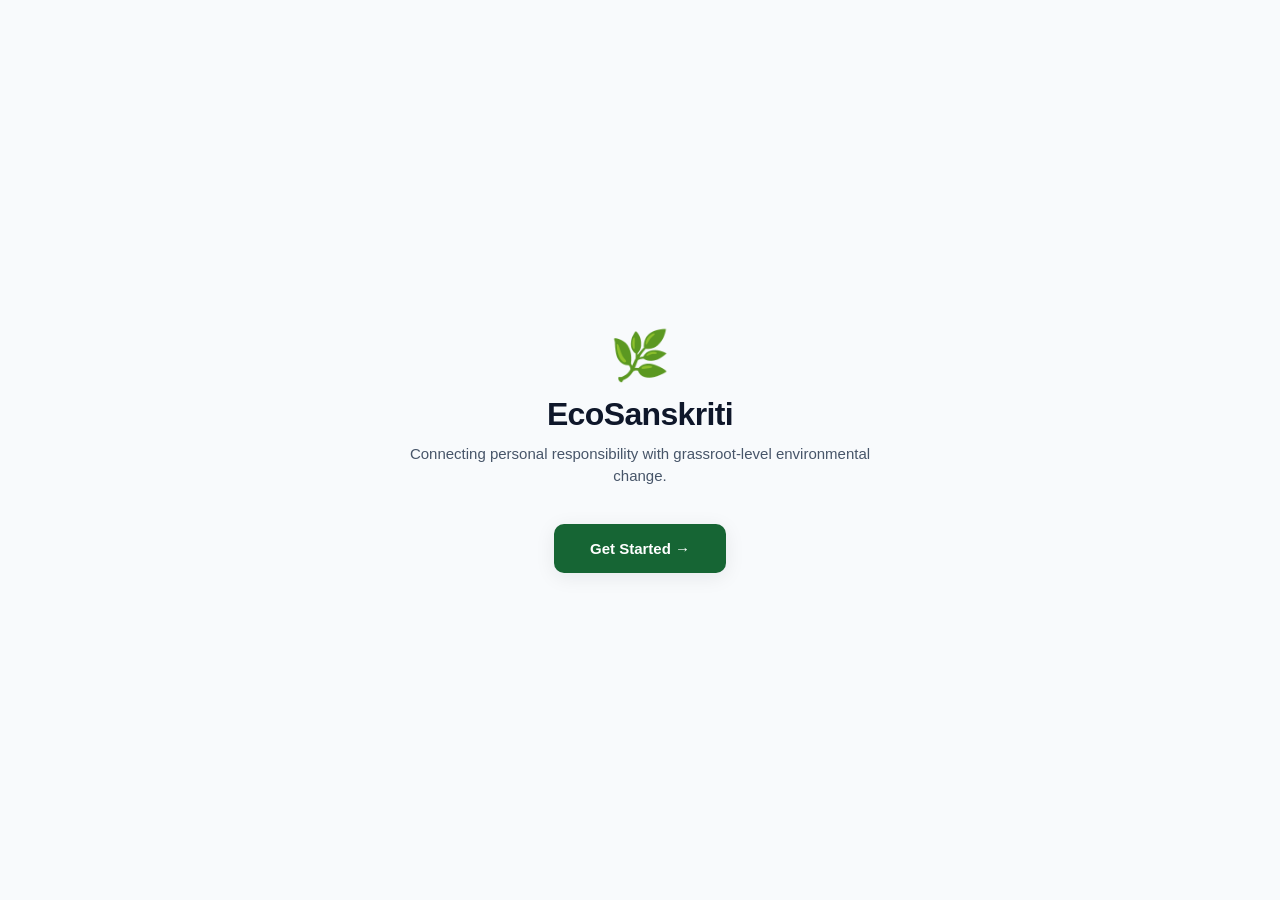
<file: index.html>
<!DOCTYPE html>
<html>
<head>
<title>EcoSanskriti</title>
<meta name="viewport" content="width=device-width, initial-scale=1.0">
<style>
  :root {
    --color-bg: #f8fafc;
    --color-surface: #ffffff;
    --color-border: #e2e8f0;
    --color-text: #0f172a;
    --color-text-muted: #475569;
    --color-tree: #166534;
    --color-tree-bg: #dcfce7;
    --color-water: #0284c7;
    --color-water-bg: #e0f2fe;
    --color-accent: #c2410c;
    --font-system: -apple-system, BlinkMacSystemFont, "Segoe UI", Roboto, sans-serif;
    --radius-card: 14px;
    --shadow-soft: 0 4px 20px rgba(15, 23, 42, 0.08);
  }
  * { box-sizing: border-box; margin: 0; padding: 0; }
  body {
    font-family: var(--font-system);
    background: var(--color-bg);
    color: var(--color-text);
    min-height: 100vh;
    display: flex;
    align-items: center;
    justify-content: center;
    padding: 24px;
  }
  .screen { display: none; width: 100%; max-width: 480px; }
  .screen.active { display: block; }

  /* Welcome screen */
  .welcome-box { text-align: center; }
  .logo { font-size: 48px; margin-bottom: 12px; }
  h1 { font-size: 32px; font-weight: 700; letter-spacing: -0.02em; margin-bottom: 10px; }
  .subtitle { color: var(--color-text-muted); font-size: 15px; line-height: 1.5; margin-bottom: 36px; }

  .btn-primary {
    display: inline-block;
    padding: 16px 36px;
    background: var(--color-tree);
    color: white;
    font-size: 15px;
    font-weight: 700;
    border: none;
    border-radius: 10px;
    cursor: pointer;
    box-shadow: var(--shadow-soft);
    transition: transform 0.15s ease, box-shadow 0.15s ease;
  }
  .btn-primary:hover { transform: translateY(-2px); box-shadow: 0 8px 24px rgba(22,101,52,0.25); }

  /* Choice screen */
  .choice-header { text-align: center; margin-bottom: 28px; }
  .choice-header h2 { font-size: 24px; font-weight: 700; margin-bottom: 6px; }
  .choice-header p { color: var(--color-text-muted); font-size: 14px; }

  .card-grid { display: flex; flex-direction: column; gap: 14px; margin-bottom: 20px; }

  .feature-card {
    display: flex;
    align-items: center;
    gap: 16px;
    background: var(--color-surface);
    border: 1px solid var(--color-border);
    border-radius: var(--radius-card);
    padding: 18px 20px;
    text-decoration: none;
    color: var(--color-text);
    box-shadow: var(--shadow-soft);
    transition: transform 0.15s ease, border-color 0.15s ease;
  }
  .feature-card:hover { transform: translateY(-2px); }

  .card-icon {
    width: 48px;
    height: 48px;
    border-radius: 12px;
    display: flex;
    align-items: center;
    justify-content: center;
    font-size: 22px;
    flex-shrink: 0;
  }
  .icon-footprint { background: var(--color-tree-bg); }
  .icon-report { background: var(--color-water-bg); }
  .icon-map { background: #fef3c7; }
  .icon-timeline { background: #ede9fe; }

  .card-text h3 { font-size: 16px; font-weight: 700; margin-bottom: 2px; }
  .card-text p { font-size: 13px; color: var(--color-text-muted); }

  .back-link {
    display: inline-flex;
    align-items: center;
    gap: 6px;
    color: var(--color-text-muted);
    text-decoration: none;
    font-size: 14px;
    font-weight: 500;
    padding: 8px 0;
  }
  .back-link:hover { color: var(--color-text); }
</style>
</head>
<body>

  <div class="screen active" id="welcomeScreen">
    <div class="welcome-box">
      <div class="logo">🌿</div>
      <h1>EcoSanskriti</h1>
      <p class="subtitle">Connecting personal responsibility with grassroot-level environmental change.</p>
      <button class="btn-primary" onclick="goTo('choiceScreen')">Get Started →</button>
    </div>
  </div>

  <div class="screen" id="choiceScreen">
    <div class="choice-header">
      <h2>What would you like to do?</h2>
      <p>Choose an option to continue</p>
    </div>

    <div class="card-grid">
      <a class="feature-card" href="footprint.html">
        <div class="card-icon icon-footprint">🧮</div>
        <div class="card-text">
          <h3>Calculate My Footprint</h3>
          <p>See your personal carbon footprint score</p>
        </div>
      </a>

      <a class="feature-card" href="report.html">
        <div class="card-icon icon-report">📍</div>
        <div class="card-text">
          <h3>Report an Issue</h3>
          <p>Report a tree or water body issue near you</p>
        </div>
      </a>

      <a class="feature-card" href="map.html">
        <div class="card-icon icon-map">🗺️</div>
        <div class="card-text">
          <h3>View the Map</h3>
          <p>See all reported issues on the map</p>
        </div>
      </a>

      <a class="feature-card" href="timeline.html">
        <div class="card-icon icon-timeline">📈</div>
        <div class="card-text">
          <h3>View Timeline</h3>
          <p>See report history by location</p>
        </div>
      </a>
    </div>

    <a class="back-link" href="#" onclick="goTo('welcomeScreen'); return false;">← Back</a>
  </div>

  <script>
    function goTo(id) {
      document.querySelectorAll('.screen').forEach(s => s.classList.remove('active'));
      document.getElementById(id).classList.add('active');
    }
  </script>

</body>
</html>
</file>
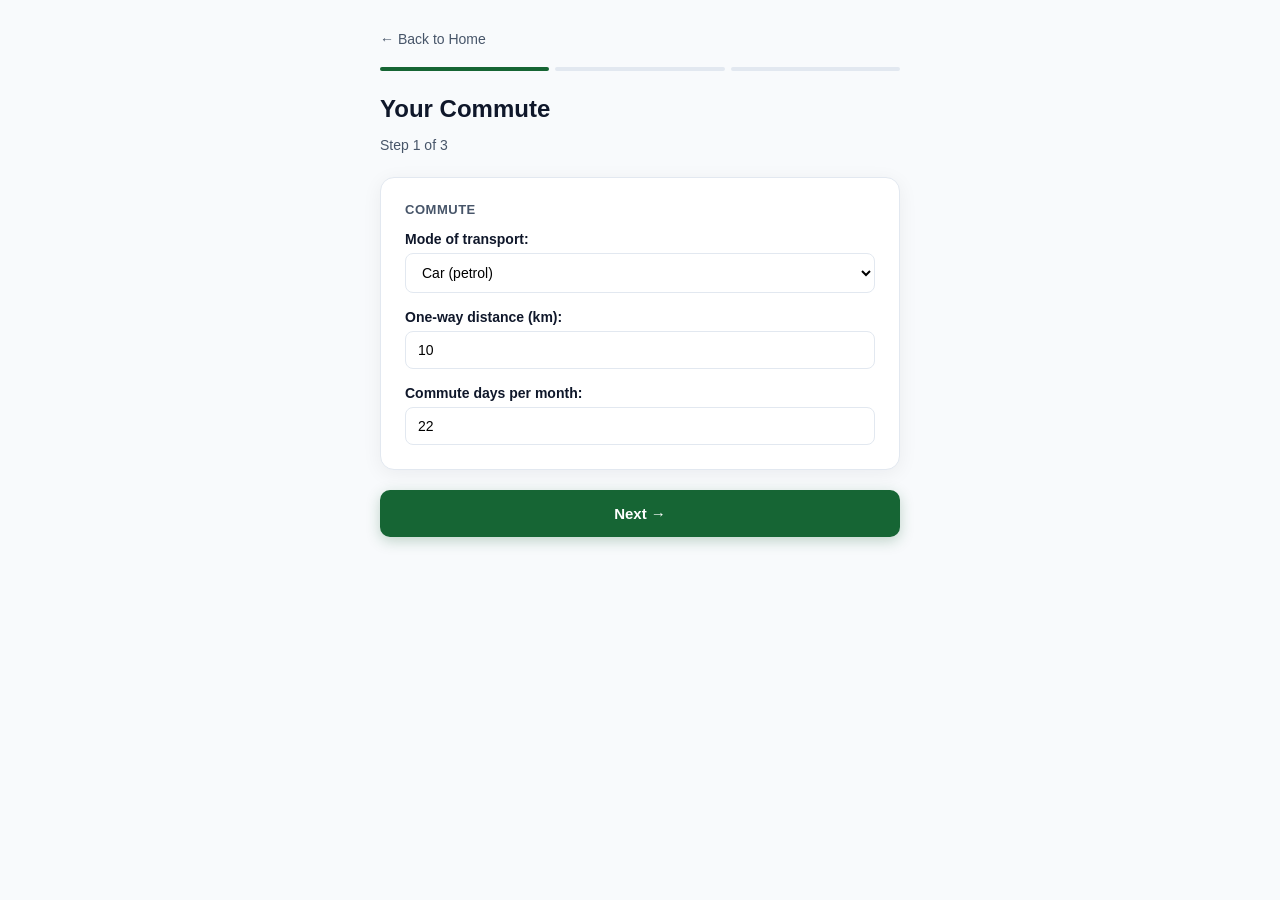
<file: footprint.html>
<!DOCTYPE html>
<html>
<head>
<title>Footprint Calculator</title>
<meta name="viewport" content="width=device-width, initial-scale=1.0">
<style>
  :root {
    --color-bg: #f8fafc;
    --color-surface: #ffffff;
    --color-border: #e2e8f0;
    --color-text: #0f172a;
    --color-text-muted: #475569;
    --color-tree: #166534;
    --color-tree-bg: #dcfce7;
    --color-accent: #c2410c;
    --font-system: -apple-system, BlinkMacSystemFont, "Segoe UI", Roboto, sans-serif;
  }
  * { box-sizing: border-box; }
  body {
    font-family: var(--font-system);
    background: var(--color-bg);
    color: var(--color-text);
    max-width: 560px;
    margin: 30px auto;
    padding: 0 20px 60px;
  }
  .back-link { display: inline-block; margin-bottom: 20px; color: var(--color-text-muted); text-decoration: none; font-size: 14px; }
  .back-link:hover { color: var(--color-text); }

  .step-indicator { display: flex; gap: 6px; margin-bottom: 24px; }
  .step-dot { flex: 1; height: 4px; border-radius: 4px; background: var(--color-border); }
  .step-dot.active { background: var(--color-tree); }

  .screen { display: none; }
  .screen.active { display: block; }

  h1 { font-size: 24px; font-weight: 700; margin-bottom: 4px; }
  .step-sub { color: var(--color-text-muted); font-size: 14px; margin-bottom: 24px; }

  .card {
    background: var(--color-surface);
    border: 1px solid var(--color-border);
    border-radius: 14px;
    padding: 24px;
    box-shadow: 0 4px 20px rgba(15,23,42,0.06);
    margin-bottom: 20px;
  }

  h3 { margin-top: 0; margin-bottom: 14px; font-size: 13px; color: var(--color-text-muted); text-transform: uppercase; letter-spacing: 0.04em; }
  label { font-weight: 600; font-size: 14px; display: block; margin-bottom: 6px; }
  input, select {
    padding: 10px 12px;
    margin-bottom: 16px;
    width: 100%;
    border: 1px solid var(--color-border);
    border-radius: 8px;
    background: var(--color-surface);
    font-family: inherit;
    font-size: 14px;
  }
  input:last-child, select:last-child { margin-bottom: 0; }

  .btn-row { display: flex; gap: 10px; margin-top: 20px; }
  button {
    padding: 15px;
    border: none;
    border-radius: 10px;
    font-size: 15px;
    font-weight: 700;
    cursor: pointer;
    flex: 1;
  }
  .btn-primary { background: var(--color-tree); color: white; box-shadow: 0 4px 14px rgba(22,101,52,0.25); }
  .btn-primary:hover { opacity: 0.92; }
  .btn-ghost { background: transparent; color: var(--color-text-muted); border: 1px solid var(--color-border); }

  #results {
    padding: 24px;
    background: var(--color-surface);
    border: 1px solid var(--color-border);
    border-radius: 14px;
    box-shadow: 0 4px 20px rgba(15,23,42,0.08);
  }
  .total { font-size: 32px; font-weight: 700; text-align: center; color: var(--color-tree); }
  .tip {
    margin-bottom: 10px;
    padding: 10px 12px;
    background: var(--color-tree-bg);
    border-radius: 8px;
    font-size: 14px;
  }
  .breakdown-item {
    display: flex;
    justify-content: space-between;
    padding: 8px 0;
    border-bottom: 1px dotted var(--color-border);
    font-size: 14px;
  }
  details { margin-top: 20px; font-size: 13px; color: var(--color-text-muted); }
  summary { cursor: pointer; font-weight: 600; }
</style>
</head>
<body>

  <a href="index.html" class="back-link">← Back to Home</a>

  <div class="step-indicator">
    <div class="step-dot active" id="dot1"></div>
    <div class="step-dot" id="dot2"></div>
    <div class="step-dot" id="dot3"></div>
  </div>

  <!-- STEP 1: COMMUTE -->
  <div class="screen active" id="step1">
    <h1>Your Commute</h1>
    <p class="step-sub">Step 1 of 3</p>

    <div class="card">
      <h3>Commute</h3>
      <label>Mode of transport:</label>
      <select id="modeSelect">
        <option value="0.171">Car (petrol)</option>
        <option value="0.055">Two-wheeler</option>
        <option value="0.105">Bus</option>
        <option value="0.041">Train / Metro</option>
        <option value="0">Walk / Cycle</option>
      </select>

      <label>One-way distance (km):</label>
      <input type="number" id="distanceInput" value="10">

      <label>Commute days per month:</label>
      <input type="number" id="daysInput" value="22">
    </div>

    <div class="btn-row">
      <button class="btn-primary" onclick="goToStep(2)">Next →</button>
    </div>
  </div>

  <!-- STEP 2: HOUSEHOLD, DIET, LPG -->
  <div class="screen" id="step2">
    <h1>Household & Diet</h1>
    <p class="step-sub">Step 2 of 3</p>

    <div class="card">
      <h3>Household Electricity</h3>
      <label>Total household units this month (kWh):</label>
      <input type="number" id="electricityInput" value="250">

      <label>People in household:</label>
      <input type="number" id="householdElecInput" value="4">
    </div>

    <div class="card">
      <h3>Diet</h3>
      <select id="dietSelect">
        <option value="150">Vegetarian</option>
        <option value="180">Eggetarian</option>
        <option value="220">Non-veg (occasional)</option>
        <option value="300">Non-veg (daily)</option>
      </select>
    </div>

    <div class="card">
      <h3>LPG</h3>
      <label>Cylinders used this month (household):</label>
      <input type="number" id="lpgInput" value="1" step="0.1">

      <label>People sharing this cylinder:</label>
      <input type="number" id="householdLpgInput" value="4">
    </div>

    <div class="btn-row">
      <button class="btn-ghost" onclick="goToStep(1)">← Back</button>
      <button class="btn-primary" onclick="calculateFootprint()">Calculate →</button>
    </div>
  </div>

  <!-- STEP 3: RESULTS -->
  <div class="screen" id="step3">
    <h1>Your Footprint</h1>
    <p class="step-sub">Step 3 of 3</p>

    <div id="results">
      <div class="total" id="totalDisplay"></div>
      <p id="comparisonText" style="text-align:center; color:var(--color-text-muted); font-size:14px; margin-top:8px;"></p>

      <h3 style="margin-top:24px;">Breakdown</h3>
      <div id="breakdownList"></div>

      <h3>Your Priority Moves</h3>
      <div id="tipsList"></div>

      <details>
        <summary>Basis of calculation</summary>
        <div id="calcBasis"></div>
      </details>
    </div>

    <div class="btn-row">
      <button class="btn-ghost" onclick="goToStep(2)">← Back</button>
      <button class="btn-ghost" onclick="restart()">Start Over</button>
    </div>
  </div>

  <script>
    const ELEC_FACTOR = 0.79;
    const LPG_FACTOR = 42;
    const AVERAGE_FOOTPRINT = 180;

    const tips = {
      Transport: [
        "Carpool 2-3 days a week — even sharing your ride with one other person roughly halves your commute footprint on those days.",
        "If part of your route has a bus or metro option, shifting even a portion of the trip to shared transport cuts emissions per passenger significantly.",
        "Keep your vehicle serviced and tires properly inflated — poor maintenance alone can increase fuel use by 10-15%."
      ],
      Electricity: [
        "Check for standby power draw — chargers, routers, and appliances left plugged in add up over a month.",
        "Get ACs and geysers serviced regularly; poorly maintained units can use significantly more electricity for the same output.",
        "Shift high-usage appliance time to cooler parts of the day where possible to reduce AC load."
      ],
      Diet: [
        "Cutting non-veg meals by even 2 days a week measurably lowers this category over a month.",
        "Reducing food waste at home indirectly lowers the effective footprint of groceries bought.",
        "Choosing seasonal, local produce when possible tends to have a lower footprint than out-of-season imported items."
      ],
      LPG: [
        "Use lids while cooking and match flame size to the pan — both reduce gas consumption noticeably over time.",
        "Pressure cooking for suitable dishes cuts cooking time and gas use compared to open-pot cooking.",
        "If the cylinder is shared across a household, confirm your usage split is being estimated fairly."
      ]
    };

    function goToStep(step) {
      document.querySelectorAll('.screen').forEach(s => s.classList.remove('active'));
      document.getElementById('step' + step).classList.add('active');

      document.querySelectorAll('.step-dot').forEach(d => d.classList.remove('active'));
      for (let i = 1; i <= step; i++) {
        document.getElementById('dot' + i).classList.add('active');
      }
      window.scrollTo(0, 0);
    }

    function restart() {
      goToStep(1);
    }

    function calculateFootprint() {
      const modeFactor = parseFloat(document.getElementById('modeSelect').value);
      const distance = parseFloat(document.getElementById('distanceInput').value) || 0;
      const days = parseFloat(document.getElementById('daysInput').value) || 0;

      const electricityTotal = parseFloat(document.getElementById('electricityInput').value) || 0;
      const householdElec = parseFloat(document.getElementById('householdElecInput').value) || 1;

      const dietKg = parseFloat(document.getElementById('dietSelect').value);

      const lpgTotal = parseFloat(document.getElementById('lpgInput').value) || 0;
      const householdLpg = parseFloat(document.getElementById('householdLpgInput').value) || 1;

      const transportKg = distance * 2 * days * modeFactor;
      const electricityShare = electricityTotal / householdElec;
      const electricityKg = electricityShare * ELEC_FACTOR;
      const lpgShare = lpgTotal / householdLpg;
      const lpgKg = lpgShare * LPG_FACTOR;

      const total = transportKg + electricityKg + dietKg + lpgKg;
      const low = Math.round(total * 0.9);
      const high = Math.round(total * 1.1);

      document.getElementById('totalDisplay').textContent = low + "–" + high + " kg CO2 / month";

      const diffPct = Math.round(((total - AVERAGE_FOOTPRINT) / AVERAGE_FOOTPRINT) * 100);
      if (total < AVERAGE_FOOTPRINT) {
        document.getElementById('comparisonText').textContent =
          "That's about " + Math.abs(diffPct) + "% below the India national average (~180 kg/month).";
      } else {
        document.getElementById('comparisonText').textContent =
          "That's about " + diffPct + "% above the India national average (~180 kg/month).";
      }

      const segments = [
        { label: "Transport", val: transportKg },
        { label: "Electricity", val: electricityKg },
        { label: "Diet", val: dietKg },
        { label: "LPG", val: lpgKg }
      ];

      document.getElementById('breakdownList').innerHTML = segments.map(s =>
        "<div class='breakdown-item'><span>" + s.label + "</span><span>" +
        s.val.toFixed(1) + " kg (" + (s.val / total * 100).toFixed(0) + "%)</span></div>"
      ).join('');

      const biggest = segments.reduce((a, b) => b.val > a.val ? b : a);
      document.getElementById('tipsList').innerHTML =
        "<p style='margin-bottom:10px; font-weight:600;'>Biggest contributor: " + biggest.label + " (" + (biggest.val / total * 100).toFixed(0) + "%)</p>" +
        tips[biggest.label].map(t => "<div class='tip'>• " + t + "</div>").join('');

      document.getElementById('calcBasis').innerHTML =
        "<p>Electricity: 0.79 kg CO2/kWh — CEA India grid average</p>" +
        "<p>Transport: mode-specific per-km factor — DEFRA/IPCC</p>" +
        "<p>Diet: 150–300 kg CO2/month by category — published dietary-footprint studies</p>" +
        "<p>LPG: 42 kg CO2 per 14.2kg cylinder — standard combustion factor</p>" +
        "<p>Reference average: ~180 kg CO2/month — India national per-capita, EDGAR/JRC 2025</p>";

      goToStep(3);
    }
  </script>
</file>
